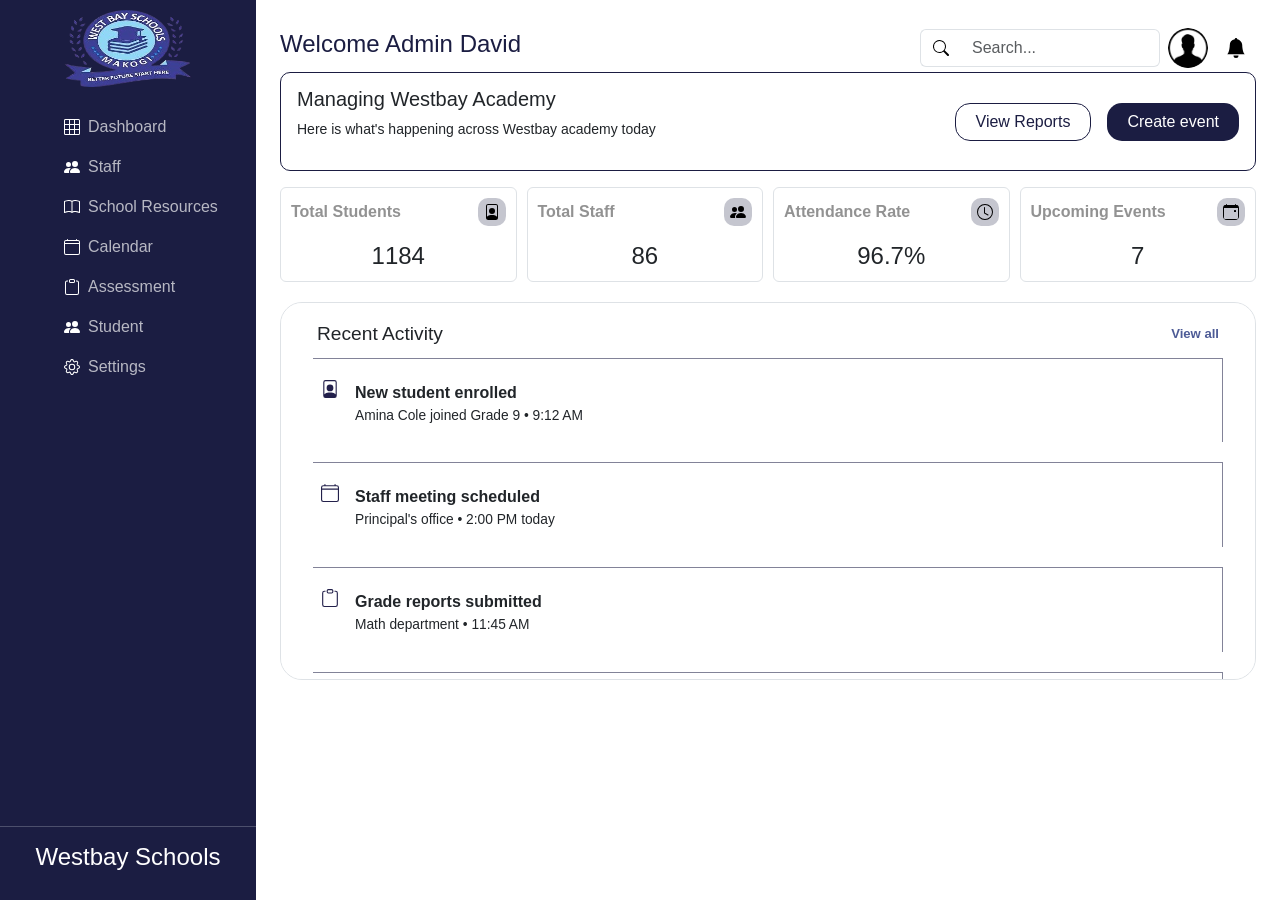
<file: index.html>
<!doctype html>
<html lang="en">
  <head>
    <meta charset="UTF-8" />
    <meta name="viewport" content="width=device-width, initial-scale=1.0" />
    <title>Westbay school management app</title>
    <link rel="icon" type="image/png" href="img/logo-YlckUMDA.png" />
    <link
      href="https://cdn.jsdelivr.net/npm/bootstrap@5.3.8/dist/css/bootstrap.min.css"
      rel="stylesheet"
      integrity="sha384-sRIl4kxILFvY47J16cr9ZwB07vP4J8+LH7qKQnuqkuIAvNWLzeN8tE5YBujZqJLB"
      crossorigin="anonymous"
    />
    <script
      src="https://cdn.jsdelivr.net/npm/bootstrap@5.3.8/dist/js/bootstrap.bundle.min.js"
      integrity="sha384-FKyoEForCGlyvwx9Hj09JcYn3nv7wiPVlz7YYwJrWVcXK/BmnVDxM+D2scQbITxI"
      crossorigin="anonymous"
    ></script>
    <script src="navigation.js" defer></script>
    <link rel="stylesheet" href="style.css" />
  </head>
  <body>
    <div class="sidebar">
      <div class="logo">
        <a href="index.html">
          <img src="img/logo-YlckUMDA.png" alt="" width="50%" class="" />
        </a>
      </div>

      <div class="sidebar-nav-links">
        <nav class="navbar navbar-expand">
          <ul class="d-flex flex-column gap-3">
            <li class="nav-item">
              <a
                href="index.html" id="active"
                class="text-decoration-none d-flex gap-2 align-items-center"
                ><img
                  src="img/grid-3x3.svg"
                  alt=""
                  class="nav-link"
                />Dashboard</a
              >
            </li>
            <li class="nav-item">
              <a
                href="staff.html"
                class="text-decoration-none d-flex gap-2 align-items-center"
                ><img
                  src="img/people-fill.svg"
                  alt=""
                  class="nav-link"
                />Staff</a
              >
            </li>
            <li class="nav-item">
              <a
                href="SchoolResources.html"
                class="text-decoration-none d-flex gap-2 align-items-center"
                ><img src="img/book.svg" alt="" class="nav-link" />School
                Resources</a
              >
            </li>
            <li class="nav-item">
              <a
                href="Calendar.html"
                class="text-decoration-none d-flex gap-2 align-items-center"
                ><img
                  src="img/calendar4.svg"
                  alt=""
                  class="nav-link"
                />Calendar</a
              >
            </li>
            <li class="nav-item">
              <a
                href="Assessment.html"
                class="text-decoration-none d-flex gap-2 align-items-center"
                ><img
                  src="img/clipboard.svg"
                  alt=""
                  class="nav-link"
                />Assessment</a
              >
            </li>
            <li class="nav-item">
              <a
                href=""
                class="text-decoration-none d-flex gap-2 align-items-center"
                ><img
                  src="img/people-fill.svg"
                  alt=""
                  class="nav-link"
                />Student</a
              >
            </li>
            <li class="nav-item">
              <a
                href=""
                class="text-decoration-none d-flex gap-2 align-items-center"
                ><img src="img/gear.svg" alt="" class="nav-link" />Settings</a
              >
            </li>
          </ul>
        </nav>
      </div>

      <div class="sidebar-bottom">
        <hr class="border-top"/>
        <h1 class="text-white text-center">Westbay Schools</h1>
      </div>
    </div>

    <button class="mobile-menu-toggle" type="button" aria-label="Open navigation menu" aria-controls="primary-sidebar" aria-expanded="false">
      <span></span><span></span><span></span>
    </button>
    <button class="sidebar-backdrop" type="button" aria-label="Close navigation menu" hidden></button>

    <main class="dashboard-main">
      <div class="main-top">
       <p class="h4" style="color: #1B1D42; ">Welcome Admin David</p>

        <div class="main-top-right d-flex gap-2">
          <div class="search-box input-group">
            <span class="input-group-text bg-white border-end-0">
              <img src="img/search.svg" alt="Search" />
            </span>
            <input
              type="search"
              class="form-control border-start-0"
              placeholder="Search..."
              aria-label="Search"
            />
          </div>
          <img
            class="profile-avatar"
            src="img/Business avatar profile black icon_ Man of user vector symbol in trendy flat style isolated on  Male profile people diverse face for social network or web_.jpg"
            alt="User profile"
          />
          <button class="notification-button" type="button" aria-label="Notifications">
            <img src="img/bell-fill.svg" alt="" />
          </button>
        </div>

        
      </div>
      <div class=" ">
          <!-- <p class="h4" style="color: #1B1D42 ;">Admin Dashboard</p> -->
        <div class="hero-section d-flex flex-row justify-content-between align-items-center ">

          <div class="text">
            <p class="h5 fw-">Managing Westbay Academy</p>
            <p class="small">Here is what's happening across Westbay academy today</p>
          </div>

          <div class="button-hero d-flex flex-row gap-3">
            <button class="view">View Reports</button>
          <button class="create">Create event</button>
          </div>
        </div>

        <div class="cardi">
          <div class="card1 border rounded">
            <p class="h8 fw-50 text-left">Total Students <img src="img/file-person.svg" alt=""></p>
            <p class="h1 text-center">1184</p>
          </div>
          <div class="card2 border rounded">
            <p class="h8 fw-50">Total Staff <img src="img/people-fill.svg" alt=""></p>
            <p class="h1 text-center">86</p>
          </div>
          <div class="card3 border rounded">
            <p class="h8 fw-50">Attendance Rate <img src="img/clock.svg" alt=""></p>
            <p class="h1 text-center">96.7%</p>
          </div>
          <div class="card4 border rounded">
            <p class="h8 fw-50">Upcoming Events <img src="img/calendar-event.svg" alt=""></p>
            <p class="h1 text-center">7</p>
          </div>
        </div>
      </div>

      <div class="latest-post container w-100 border">

        <div class="latest-post-head">
          <p class="h5">Recent Activity</p>
          <p class="h8">View all</p>
        </div>
        <ul class="activity-list container">
          <li class="activity-item">
            <img src="img/file-person.svg" alt="">
            <div>
              <p class="h6">New student enrolled</p>
              <p>Amina Cole joined Grade 9 &bull; 9:12 AM</p>
            </div>
          </li>
          <li class="activity-item">
            <img src="img/calendar4.svg" alt="">
            <div>
              <p class="h6">Staff meeting scheduled</p>
              <p>Principal's office &bull; 2:00 PM today</p>
            </div>
          </li>
          <li class="activity-item">
            <img src="img/clipboard.svg" alt="">
            <div>
              <p class="h6">Grade reports submitted</p>
              <p>Math department &bull; 11:45 AM</p>
            </div>
          </li>
          <li class="activity-item">
            <img src="img/bell-fill.svg" alt="">
            <div>
              <p class="h6">Absence alert</p>
              <p>3 students absent in Grade 11 &bull; 10:30 AM</p>
            </div>
          </li>
          <li class="activity-item">
            <img src="img/book.svg" alt="">
            <div>
              <p class="h6">Library access updated</p>
              <p>New book codes issued for Grade 7 &bull; 9:05 AM</p>
            </div>
          </li>
          <li class="activity-item">
            <img src="img/calendar-event.svg" alt="">
            <div>
              <p class="h6">Parent meeting confirmed</p>
              <p>Room 204 &bull; 4:30 PM today</p>
            </div>
          </li>
        </ul>
      </div>
    </main>
  </body>
</html>
</file>
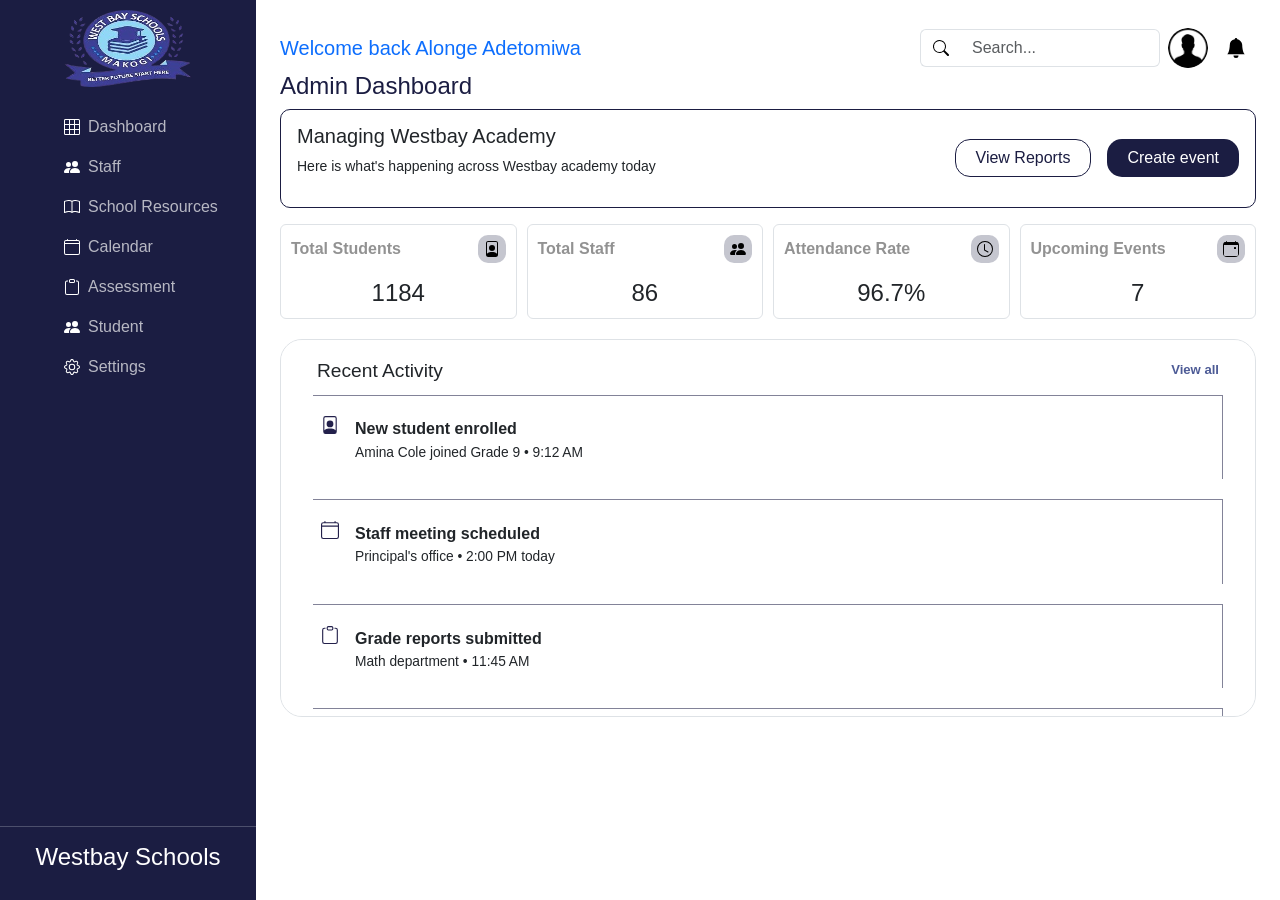
<file: Dashboard.html>
<!doctype html>
<html lang="en">
  <head>
    <meta charset="UTF-8" />
    <meta name="viewport" content="width=device-width, initial-scale=1.0" />
    <title>Westbay school management app</title>
    <link rel="icon" type="image/png" href="img/logo-YlckUMDA.png" />
    <link
      href="https://cdn.jsdelivr.net/npm/bootstrap@5.3.8/dist/css/bootstrap.min.css"
      rel="stylesheet"
      integrity="sha384-sRIl4kxILFvY47J16cr9ZwB07vP4J8+LH7qKQnuqkuIAvNWLzeN8tE5YBujZqJLB"
      crossorigin="anonymous"
    />
    <script
      src="https://cdn.jsdelivr.net/npm/bootstrap@5.3.8/dist/js/bootstrap.bundle.min.js"
      integrity="sha384-FKyoEForCGlyvwx9Hj09JcYn3nv7wiPVlz7YYwJrWVcXK/BmnVDxM+D2scQbITxI"
      crossorigin="anonymous"
    ></script>
    <link rel="stylesheet" href="style.css" />
  </head>
  <body>
    <div class="sidebar">
      <div class="logo">
        <a href="Dashboard.html">
          <img src="img/logo-YlckUMDA.png" alt="" width="50%" class="" />
        </a>
      </div>

      <div class="sidebar-nav-links">
        <nav class="navbar navbar-expand">
          <ul class="d-flex flex-column gap-3">
            <li class="nav-item">
              <a
                href="Dashboard.html" id="active"
                class="text-decoration-none d-flex gap-2 align-items-center"
                ><img
                  src="img/grid-3x3.svg"
                  alt=""
                  class="nav-link"
                />Dashboard</a
              >
            </li>
            <li class="nav-item">
              <a
                href="staff.html"
                class="text-decoration-none d-flex gap-2 align-items-center"
                ><img
                  src="img/people-fill.svg"
                  alt=""
                  class="nav-link"
                />Staff</a
              >
            </li>
            <li class="nav-item">
              <a
                href="SchoolResources.html"
                class="text-decoration-none d-flex gap-2 align-items-center"
                ><img src="img/book.svg" alt="" class="nav-link" />School
                Resources</a
              >
            </li>
            <li class="nav-item">
              <a
                href=""
                class="text-decoration-none d-flex gap-2 align-items-center"
                ><img
                  src="img/calendar4.svg"
                  alt=""
                  class="nav-link"
                />Calendar</a
              >
            </li>
            <li class="nav-item">
              <a
                href=""
                class="text-decoration-none d-flex gap-2 align-items-center"
                ><img
                  src="img/clipboard.svg"
                  alt=""
                  class="nav-link"
                />Assessment</a
              >
            </li>
            <li class="nav-item">
              <a
                href=""
                class="text-decoration-none d-flex gap-2 align-items-center"
                ><img
                  src="img/people-fill.svg"
                  alt=""
                  class="nav-link"
                />Student</a
              >
            </li>
            <li class="nav-item">
              <a
                href=""
                class="text-decoration-none d-flex gap-2 align-items-center"
                ><img src="img/gear.svg" alt="" class="nav-link" />Settings</a
              >
            </li>
          </ul>
        </nav>
      </div>

      <div class="sidebar-bottom">
        <hr class="border-top"/>
        <h1 class="text-white text-center">Westbay Schools</h1>
      </div>
    </div>

    <main class="dashboard-main">
      <div class="main-top">
        <h1 class="h5 text-primary">Welcome back Alonge Adetomiwa</h1>

        <div class="main-top-right d-flex gap-2">
          <div class="search-box input-group">
            <span class="input-group-text bg-white border-end-0">
              <img src="img/search.svg" alt="Search" />
            </span>
            <input
              type="search"
              class="form-control border-start-0"
              placeholder="Search..."
              aria-label="Search"
            />
          </div>
          <img
            class="profile-avatar"
            src="img/Business avatar profile black icon_ Man of user vector symbol in trendy flat style isolated on  Male profile people diverse face for social network or web_.jpg"
            alt="User profile"
          />
          <button class="notification-button" type="button" aria-label="Notifications">
            <img src="img/bell-fill.svg" alt="" />
          </button>
        </div>

        
      </div>
      <div class=" ">
          <p class="h4" style="color: #1B1D42 ;">Admin Dashboard</p>
        <div class="hero-section d-flex flex-row justify-content-between align-items-center ">

          <div class="text">
            <p class="h5 fw-">Managing Westbay Academy</p>
            <p class="small">Here is what's happening across Westbay academy today</p>
          </div>

          <div class="button-hero d-flex flex-row gap-3">
            <button class="view">View Reports</button>
          <button class="create">Create event</button>
          </div>
        </div>

        <div class="cardi">
          <div class="card1 border rounded">
            <p class="h8 fw-50 text-left">Total Students <img src="img/file-person.svg" alt=""></p>
            <p class="h1 text-center">1184</p>
          </div>
          <div class="card2 border rounded">
            <p class="h8 fw-50">Total Staff <img src="img/people-fill.svg" alt=""></p>
            <p class="h1 text-center">86</p>
          </div>
          <div class="card3 border rounded">
            <p class="h8 fw-50">Attendance Rate <img src="img/clock.svg" alt=""></p>
            <p class="h1 text-center">96.7%</p>
          </div>
          <div class="card4 border rounded">
            <p class="h8 fw-50">Upcoming Events <img src="img/calendar-event.svg" alt=""></p>
            <p class="h1 text-center">7</p>
          </div>
        </div>
      </div>

      <div class="latest-post container w-100 border">

        <div class="latest-post-head">
          <p class="h5">Recent Activity</p>
          <p class="h8">View all</p>
        </div>
        <ul class="activity-list container">
          <li class="activity-item">
            <img src="img/file-person.svg" alt="">
            <div>
              <p class="h6">New student enrolled</p>
              <p>Amina Cole joined Grade 9 &bull; 9:12 AM</p>
            </div>
          </li>
          <li class="activity-item">
            <img src="img/calendar4.svg" alt="">
            <div>
              <p class="h6">Staff meeting scheduled</p>
              <p>Principal's office &bull; 2:00 PM today</p>
            </div>
          </li>
          <li class="activity-item">
            <img src="img/clipboard.svg" alt="">
            <div>
              <p class="h6">Grade reports submitted</p>
              <p>Math department &bull; 11:45 AM</p>
            </div>
          </li>
          <li class="activity-item">
            <img src="img/bell-fill.svg" alt="">
            <div>
              <p class="h6">Absence alert</p>
              <p>3 students absent in Grade 11 &bull; 10:30 AM</p>
            </div>
          </li>
          <li class="activity-item">
            <img src="img/book.svg" alt="">
            <div>
              <p class="h6">Library access updated</p>
              <p>New book codes issued for Grade 7 &bull; 9:05 AM</p>
            </div>
          </li>
          <li class="activity-item">
            <img src="img/calendar-event.svg" alt="">
            <div>
              <p class="h6">Parent meeting confirmed</p>
              <p>Room 204 &bull; 4:30 PM today</p>
            </div>
          </li>
        </ul>
      </div>
    </main>
  </body>
</html>
</file>
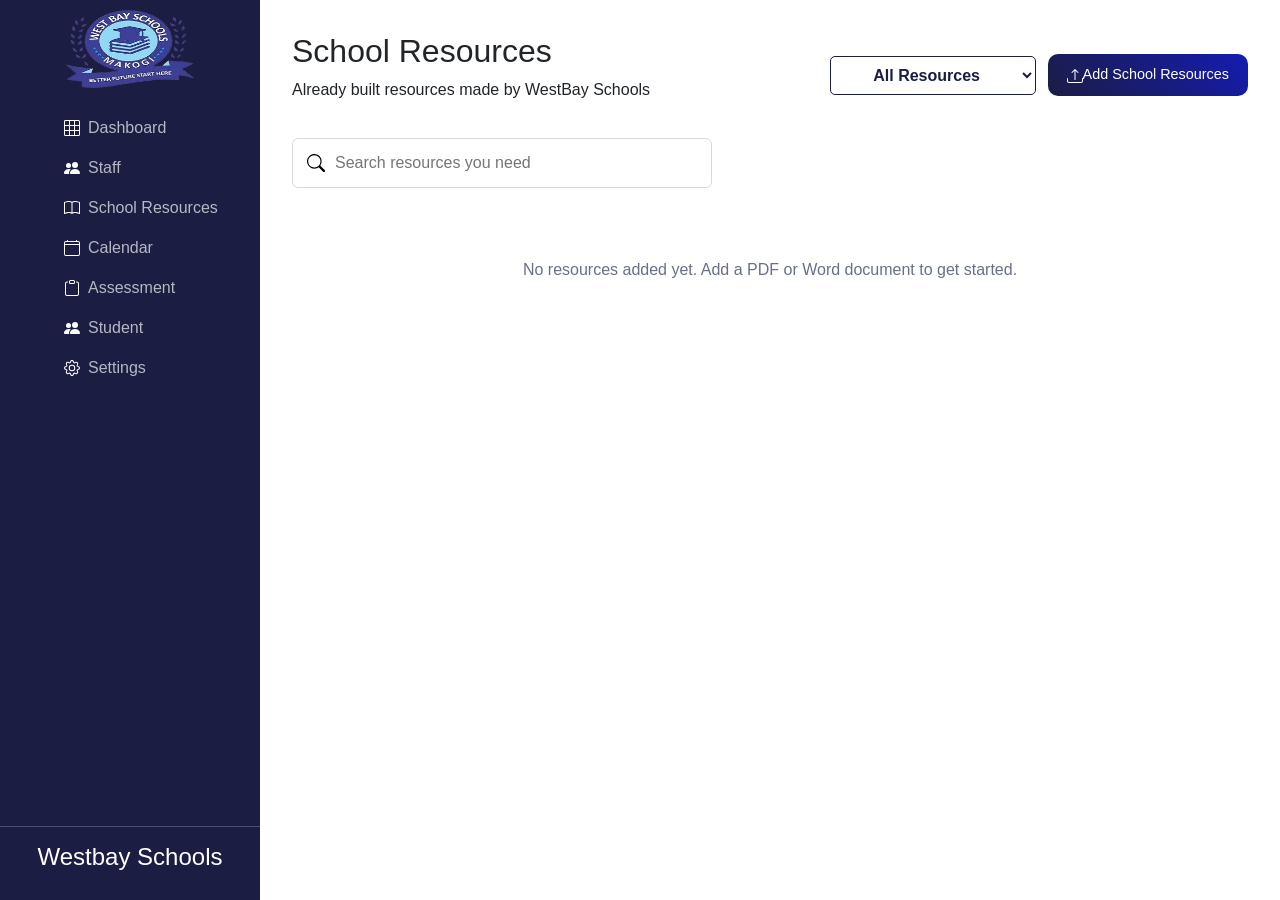
<file: SchoolResources.html>
<!DOCTYPE html>
<html lang="en">
<head>
    <meta charset="UTF-8">
    <meta name="viewport" content="width=device-width, initial-scale=1.0">
    <title>Westbay Management App | School Resources</title>
    <link rel="icon" type="image/png" href="img/logo-YlckUMDA.png">
    <link rel="stylesheet" href="style.css">
     <link href="https://cdn.jsdelivr.net/npm/bootstrap@5.3.8/dist/css/bootstrap.min.css" rel="stylesheet" integrity="sha384-sRIl4kxILFvY47J16cr9ZwB07vP4J8+LH7qKQnuqkuIAvNWLzeN8tE5YBujZqJLB" crossorigin="anonymous">
    <script src="https://cdn.jsdelivr.net/npm/bootstrap@5.3.8/dist/js/bootstrap.bundle.min.js" integrity="sha384-FKyoEForCGlyvwx9Hj09JcYn3nv7wiPVlz7YYwJrWVcXK/BmnVDxM+D2scQbITxI" crossorigin="anonymous"></script>
    <script src="navigation.js" defer></script>
</head>
<body>
      <div class="sidebar">
            <div class="logo">
               <a href="index.html">
                 <img src="img/logo-YlckUMDA.png" alt="" width="50%" class="">
               </a>
            </div>

            <div class="sidebar-nav-links">
                <nav class="navbar navbar-expand">
                    <ul class="d-flex flex-column gap-3  ">
                        <li class="nav-item "><a href="index.html" class="text-decoration-none d-flex gap-2 align-items-center"><img src="img/grid-3x3.svg" alt="" class="nav-link">Dashboard</a></li>
                        <li class="nav-item"><a href="staff.html" class="text-decoration-none d-flex gap-2 align-items-center"><img src="img/people-fill.svg" alt="" class="nav-link">Staff</a></li>
                        <li class="nav-item"><a href="SchoolResources.html" class="text-decoration-none d-flex gap-2 align-items-center"><img src="img/book.svg" alt="" class="nav-link">School Resources</a></li>
                        <li class="nav-item"><a href="Calendar.html" class="text-decoration-none d-flex gap-2 align-items-center"><img src="img/calendar4.svg" alt="" class="nav-link">Calendar</a></li>
                        <li class="nav-item"><a href="Assessment.html" class="text-decoration-none d-flex gap-2 align-items-center"><img src="img/clipboard.svg" alt="" class="nav-link">Assessment</a></li>
                        <li class="nav-item"><a href="Student.html" class="text-decoration-none d-flex gap-2 align-items-center"><img src="img/people-fill.svg" alt="" class="nav-link">Student</a></li>
                        <li class="nav-item"><a href="" class="text-decoration-none d-flex gap-2 align-items-center"><img src="img/gear.svg" alt="" class="nav-link">Settings</a></li>
                    </ul>
                </nav>
            </div>

            <div class="sidebar-bottom ">
                <hr class="border-top">
                <h1 class="text-white text-center ">Westbay Schools</h1>
            </div>
    </div>

    <button class="mobile-menu-toggle" type="button" aria-label="Open navigation menu" aria-controls="primary-sidebar" aria-expanded="false">
        <span></span><span></span><span></span>
    </button>
    <button class="sidebar-backdrop" type="button" aria-label="Close navigation menu" hidden></button>

    <main>
        <div class="resource-header">
            <div class="resource-header-left">
                <p class="h2">School Resources</p>
            <p class="h8 font-italic">Already built resources made by WestBay Schools</p>
            </div>

            <div class="resource-header-right">
                <select name="resources" id="resources">
                    <option value="All" class="text-center">All Resources</option>
                    <option value="Lesson">Lessons</option>
                    <option value="past-que">Past Questions</option>
                    <option value="assignments">Assignments</option>
                    <option value="CBT">CBT-based questions</option>
                    <option value="Requestlog">Request Log</option>
                </select>
                <button class="upload" id="resourceUploadButton" type="button"><img src="img/upload.svg" alt="">Add School Resources</button>
            </div>
            
        </div>
   <div class="staff-search">
            <img src="img/search.svg" alt="">
            <input id="resourceSearchInput" type="search" placeholder="Search resources you need" aria-label="Search resources">
   </div>
        <input id="resourceFileInput" type="file" accept=".pdf,.docx,application/pdf,application/vnd.openxmlformats-officedocument.wordprocessingml.document" multiple hidden>
        <p id="resourceMessage" class="resource-message" role="status" aria-live="polite"></p>
        <section id="resourceGrid" class="resource-grid" aria-label="School resource files"></section>
        <p id="resourceEmptyMessage" class="resource-empty">No resources added yet. Add a PDF or Word document to get started.</p>
    </main>
    <script src="Resources.js" defer></script>
</body>
</html>
</file>
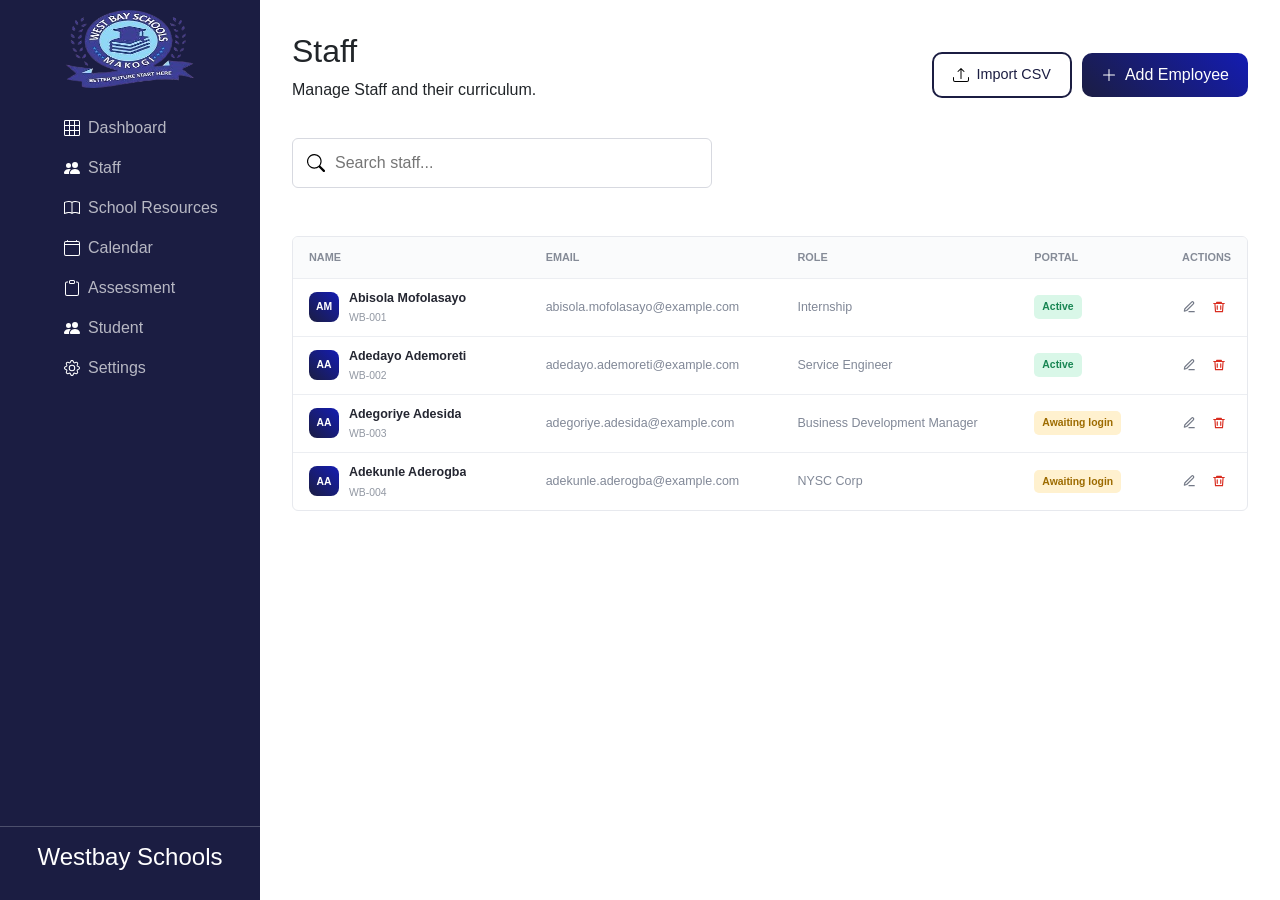
<file: staff.html>
<!DOCTYPE html>
<html lang="en">
<head>
    <meta charset="UTF-8">
    <meta name="viewport" content="width=device-width, initial-scale=1.0">
    <title>Westbay Management App | Staff</title>
    <link rel="icon" type="image/png" href="img/logo-YlckUMDA.png">
    <link rel="stylesheet" href="style.css">
     <link href="https://cdn.jsdelivr.net/npm/bootstrap@5.3.8/dist/css/bootstrap.min.css" rel="stylesheet" integrity="sha384-sRIl4kxILFvY47J16cr9ZwB07vP4J8+LH7qKQnuqkuIAvNWLzeN8tE5YBujZqJLB" crossorigin="anonymous">
    <script src="https://cdn.jsdelivr.net/npm/bootstrap@5.3.8/dist/js/bootstrap.bundle.min.js" integrity="sha384-FKyoEForCGlyvwx9Hj09JcYn3nv7wiPVlz7YYwJrWVcXK/BmnVDxM+D2scQbITxI" crossorigin="anonymous"></script>
    <script src="navigation.js" defer></script>
</head>
<body>
      <div class="sidebar">
            <div class="logo">
               <a href="index.html">
                 <img src="img/logo-YlckUMDA.png" alt="" width="50%" class="">
               </a>
            </div>

            <div class="sidebar-nav-links">
                <nav class="navbar navbar-expand">
                    <ul class="d-flex flex-column gap-3  ">
                        <li class="nav-item "><a href="index.html" class="text-decoration-none d-flex gap-2 align-items-center"><img src="img/grid-3x3.svg" alt="" class="nav-link">Dashboard</a></li>
                        <li class="nav-item"><a href="staff.html" class="text-decoration-none d-flex gap-2 align-items-center"><img src="img/people-fill.svg" alt="" class="nav-link">Staff</a></li>
                        <li class="nav-item"><a href="SchoolResources.html" class="text-decoration-none d-flex gap-2 align-items-center"><img src="img/book.svg" alt="" class="nav-link">School Resources</a></li>
                        <li class="nav-item"><a href="Calendar.html" class="text-decoration-none d-flex gap-2 align-items-center"><img src="img/calendar4.svg" alt="" class="nav-link">Calendar</a></li>
                        <li class="nav-item"><a href="Assessment.html" class="text-decoration-none d-flex gap-2 align-items-center"><img src="img/clipboard.svg" alt="" class="nav-link">Assessment</a></li>
                        <li class="nav-item"><a href="Student.html" class="text-decoration-none d-flex gap-2 align-items-center"><img src="img/people-fill.svg" alt="" class="nav-link">Student</a></li>
                        <li class="nav-item"><a href="Settings.html" class="text-decoration-none d-flex gap-2 align-items-center"><img src="img/gear.svg" alt="" class="nav-link">Settings</a></li>
                    </ul>
                </nav>
            </div>

            <div class="sidebar-bottom ">
                <hr class="border-top"/>
                <h1 class="text-white text-center ">Westbay Schools</h1>
            </div>
    </div>

    <button class="mobile-menu-toggle" type="button" aria-label="Open navigation menu" aria-controls="primary-sidebar" aria-expanded="false">
        <span></span><span></span><span></span>
    </button>
    <button class="sidebar-backdrop" type="button" aria-label="Close navigation menu" hidden></button>

    <main>
        <div class="staff-heading">
            <div class="staff-heading-left">
                <h2>Staff</h2>
                <p>Manage Staff and their curriculum.</p>
            </div>

            <div class="staff-heading-right">
                <button class="upload" id="uploadStaffButton" type="button"><img src="img/upload.svg" alt="">Import CSV</button>
                <input id="staffCsvInput" type="file" accept=".csv,text/csv" hidden>
                <button id="addStaffButton" type="button"><img src="img/plus-lg.svg" alt="">Add Employee</button>
            </div>
        </div>

        <!-- <div class="staff-courses">
            <button><img src="img/people-fill.svg" alt="">Staff</button>
            <button><img src="img/book.svg" alt="">Courses</button>
        </div> -->

        <div class="staff-search">
            <img src="img/search.svg" alt="">
            <input id="staffSearchInput" type="search" placeholder="Search staff..." aria-label="Search staff">
        </div>


        <p class="staff-message" id="staffMessage" aria-live="polite"></p>

        <div class="staff-table-wrap">
            <table class="staff-table">
                <thead>
                    <tr>
                        <th scope="col">Name</th>
                        <th scope="col">Email</th>
                        <th scope="col">Role</th>
                        <th scope="col">Portal</th>
                        <th scope="col" class="staff-actions-heading">Actions</th>
                    </tr>
                </thead>
                <tbody id="staffTableBody"></tbody>
            </table>
            <p class="staff-empty" id="staffEmptyMessage" hidden>No staff match your search.</p>
        </div>

        <dialog class="staff-dialog" id="staffDialog">
            <form id="staffForm">
                <div class="staff-dialog-heading">
                    <h2 id="staffDialogTitle">Add employee</h2>
                    <button class="staff-dialog-close" id="closeStaffDialog" type="button" aria-label="Close">&times;</button>
                </div>
                <label for="staffName">Full name</label>
                <input id="staffName" name="name" autocomplete="name" required>
                <label for="staffEmail">Email</label>
                <input id="staffEmail" name="email" type="email" autocomplete="email" required>
                <label for="staffRole">Role</label>
                <input id="staffRole" name="role" required>
                <label for="staffPortal">Portal status</label>
                <select id="staffPortal" name="portal">
                    <option value="Active">Active</option>
                    <option value="Awaiting login" selected>Awaiting login</option>
                </select>
                <div class="staff-dialog-actions">
                    <button class="staff-cancel" id="cancelStaffDialog" type="button">Cancel</button>
                    <button class="staff-save" id="saveStaffButton" type="submit">Add employee</button>
                </div>
            </form>
        </dialog>
    </main>
    <script src="Project.js" defer></script>
</body>
</html>
</file>
<file: style.css>
*{
    margin: 0;
    padding: 0;
    list-style: none;
    font-family: 'Poppins', sans-serif;
}

body{
    position: relative;
    display: flex;
    min-height: 100vh;
}


.sidebar{
     width: 260px;
     background: #1B1D42;
     height: 100vh;
     flex-shrink: 0;
    display: flex;
    flex-direction: column;
}

.mobile-menu-toggle,
.sidebar-backdrop{
    display: none;
}

main{
    flex: 1;
    padding: 2rem;
}

.dashboard-main{
    box-sizing: border-box;
    min-width: 0;
    max-width: 1280px;
    padding: 1.5rem;
}

body:has(.dashboard-main) .sidebar{
    width: clamp(160px, 20vw, 260px);
    flex-basis: clamp(160px, 20vw, 260px);
}

.main-top{
    display: flex;
    align-items: center;
    justify-content: space-between;
    gap: 1rem;
    min-height: 48px;
}

.main-top h1{
    margin: 0;
    color: #1B1D42;
    white-space: nowrap;
}

.main-top-right{
    align-items: center;
}

.search-box{
    width: min(240px, 28vw);
}

.search-box img{
    width: 16px;
    height: 16px;
}

.search-box .input-group-text,
.search-box .form-control{
    border-color: #dee2e6;
}

.profile-avatar{
    width: 40px;
    height: 40px;
    border-radius: 50%;
    object-fit: cover;
}

.notification-button{
    display: grid;
    width: 40px;
    height: 40px;
    place-items: center;
    padding: 0;
    border: 0;
    background: transparent;
}

.notification-button img{
    width: 20px;
    height: 20px;
}

.sidebar .logo a {
    padding-top: 10px;
    display: flex;
    align-items: center;
    justify-content: center;
}

nav.navbar{
    margin-top: 20px;
}

.sidebar-nav-links img {
    filter: brightness(0) invert(1);
}

.sidebar-nav-links li{
    padding: 0 2rem;
    border-radius: 5px;
}

.sidebar-nav-links li:hover{
background: #9090907a;
padding: 0 2rem;

}

.sidebar-nav-links a{
    color: rgba(255, 255, 255, 0.688);
}

.sidebar-bottom{
    width: 100%;
    margin-top: auto;
    padding-bottom: 20px;
}

/* hr{
    width: 100%;
    border: 0;
    border-top: 1px solid rgba(255, 255, 255, 0.35);
} */

.sidebar-bottom h1{
    font-size: 1.5rem;
}

/* Main sections */

.hero-section{
 border: 1px solid #1B1D42;
 border-radius: 10px;
 padding: 14px 16px;
}

.button-hero button{
    border: none;
    padding: 6px 20px;
    border-radius: 15px;
}

button.view{
    background: none;
    border: 1px solid #1B1D42;
    color: #1B1D42;
}

button.create{
    background: #1B1D42;
    color: white;
}

.cardi{
    display: grid;
    grid-template-columns: repeat(4, minmax(0, 1fr));
    gap: 10px;
    margin-top: 16px;
}

.dashboard-main .cardi > div{
    min-width: 0;
    padding: 10px;
}

.dashboard-main .cardi p.h1{
    margin: 0.75rem 0 0;
    font-size: 1.5rem;
}

.cardi p.h8{
    display: flex;
    align-items: center;
    justify-content: space-between;
    gap: 10px;
    color: #3f3f3f91;
    font-weight:600;
}

.cardi p.h8 img{
    flex: 0 0 28px;
    width: 28px;
    height: 28px;
    padding: 6px;
    box-sizing: border-box;
    border-radius: 10px;
    background: #1b1d4240;
}

.latest-post {
    display: flex;
    flex-direction: column;
    min-height: 42vh;
    border-radius: 22px;
    overflow: hidden;
    background: rgba(255, 255, 255, 0.8);
    border: 1px solid rgba(27, 29, 66, 0.08);
    box-shadow: var(--shadow);
    margin-top: 1.5rem;
    overflow: auto;
    max-height: 35vh;
}

.latest-post-head {
    display: flex;
    align-items: center;
    justify-content: space-between;
    padding: 1.2rem 1.5rem 0.8rem;
    border-bottom: 1px solid var(--line);
}

.latest-post-head .h5 {
    margin: 0;
    font-weight: 6 00;
    font-size: 1.2rem;
}

.latest-post-head .h8 {
    margin: 0;
    color: #4d5b96;
    font-size: 0.82rem;
    font-weight: 600;
}

.activity-list {
    display: flex;
    flex-direction: column;
    gap: 0;
    padding: 0 1.25rem 1rem;
    margin: 0;
}

.activity-item {
    display: flex;
    align-items: flex-start;
    gap: 0.9rem;
    padding: 1rem 0.5rem;
    border-bottom: 1px solid var(--line);
}

.activity-item:last-child {
    border-bottom: none;
}

.activity-item img {
    width: 18px;
    height: 18px;
    margin-top: 0.3rem;
    filter: brightness(0) saturate(100%) invert(19%) sepia(23%) saturate(1171%) hue-rotate(204deg) brightness(87%) contrast(110%);
}

.activity-item div {
    flex: 1;
}

.activity-item .h6 {
    margin: 0 0 0.25rem;
    color: var(--navy);
    font-weight: 700;
    font-size: 1rem;
}

.activity-item p:last-child {
    margin: 0;
    color: var(--muted);
    font-size: 0.86rem;
}
.card1, .card2, .card3, .card4{
    padding: 9px;
}

/* @media (max-width: 900px){
    .dashboard-main .cardi{
        grid-template-columns: repeat(2, minmax(0, 1fr));
    }
}

@media (max-width: 520px){
    .dashboard-main .cardi{
        grid-template-columns: 1fr;
    }
} */

.latest-post{
    margin-top: 20px;
    overflow: auto;
}

.activity-list{
    display: flex;
    flex: 1;
    gap: 20px;
}

.activity-item{
    padding-top: 1rem;
    display: flex;
    align-items: baseline;
    gap: 1rem;
    border-right: 1px solid #1b1d428b;
    border-top: 1px solid #1b1d428b;
}

/* Staff Section */
.staff-heading{
    display: flex;
    align-items: center;
    justify-content: space-between;
}

.staff-heading button{
    border: none;
    padding: 10px 19px;
    border-radius: 10px;
    background: linear-gradient(45deg, #1B1D42, #141cb2);
    color: white;
    display: inline-flex;
    align-items: center;
    gap: 8px;
}

.staff-heading button.upload{
    background: none;
    border: 2px solid #1B1D42;
    color: #1B1D42;
    font-weight: 500;
}



.staff-heading-right button:last-child img {
    filter: brightness(0) invert(1);
}

.staff-courses{
    margin-top: 20px;
}

.staff-courses{
    color: white;
}

.staff-courses button{
    padding: 8px 55px;
    font-weight: 600;
    border: 1px solid rgba(0, 0, 0, 0.092);
       display: inline-flex;
    align-items: center;
    gap: 10px;
    border-radius: 5px;
}

.staff-courses button:active{
    background: #1B1D42;
}

.staff-search{
    display: flex;
    align-items: center;
    gap: 10px;
    width: min(100%, 420px);
    margin-top: 20px;
    padding: 0 14px;
    border: 1px solid #d7d9e0;
    border-radius: 6px;
    background: #fff;
}

.staff-search img{
    width: 18px;
    height: 18px;
}

.staff-search input{
    width: 100%;
    min-width: 0;
    padding: 12px 0;
    border: 0;
    outline: 0;
    background: transparent;
    font: inherit;
}

.staff-heading-right{
    display: flex;
    align-items: center;
    gap: 10px;
}

.staff-message{
    min-height: 20px;
    margin-top: 12px;
    color: #32765a;
    font-size: 0.8rem;
}

.staff-message.is-error{
    color: #b42318;
}

.staff-table-wrap{
    width: 100%;
    max-height: min(50vh, 560px);
    margin-top: 8px;
    overflow: auto;
    overscroll-behavior: contain;
    border: 1px solid #e7e9ee;
    border-radius: 6px;
    background: #fff;
}

.staff-table{
    width: 100%;
    min-width: 700px;
    border-collapse: collapse;
    text-align: left;
}

.staff-table th{
    position: sticky;
    top: 0;
    z-index: 1;
    padding: 12px 16px;
    background: #fafbfc;
    color: #858b97;
    font-size: 0.68rem;
    font-weight: 700;
    text-transform: uppercase;
}

.staff-table td{
    height: 58px;
    padding: 8px 16px;
    border-top: 1px solid #eceef2;
    color: #818897;
    font-size: 0.78rem;
}

.staff-name-block{
    display: flex;
    align-items: center;
    gap: 10px;
    min-width: 180px;
}

.staff-avatar{
    display: grid;
    flex: 0 0 30px;
    width: 30px;
    height: 30px;
    place-items: center;
    border-radius: 8px;
    background: linear-gradient(45deg, #1B1D42, #141cb2);
    color: #fff;
    font-size: 0.65rem;
    font-weight: 700;
}

.staff-name-details{
    display: flex;
    min-width: 0;
    flex-direction: column;
    gap: 3px;
}

.staff-name-details strong{
    overflow: hidden;
    color: #242631;
    font-size: 0.78rem;
    font-weight: 600;
    text-overflow: ellipsis;
    white-space: nowrap;
}

.staff-code{
    color: #9298a3;
    font-size: 0.65rem;
}

.staff-email{
    min-width: 210px;
}

.staff-role{
    min-width: 160px;
}

.staff-status{
    display: inline-block;
    padding: 4px 8px;
    border-radius: 5px;
    font-size: 0.65rem;
    font-weight: 600;
    white-space: nowrap;
}

.staff-status.is-active{
    background: #d9f7e8;
    color: #188653;
}

.staff-status.is-pending{
    background: #fff1cf;
    color: #9d6b00;
}

.staff-actions-heading{
    text-align: right;
}

.staff-row-actions{
    display: flex;
    align-items: center;
    justify-content: flex-end;
    gap: 6px;
}

.staff-row-action{
    display: grid;
    width: 24px;
    height: 24px;
    padding: 0;
    place-items: center;
    border: 0;
    border-radius: 4px;
    background: transparent;
    color: #737987;
    cursor: pointer;
}

.staff-row-action svg{
    width: 14px;
    height: 14px;
}

.staff-row-action.is-delete{
    color: #d92d20;
}

.staff-row-action:hover{
    background: #f0f1f4;
}

.staff-row-action.is-delete:hover{
    background: #fff0ee;
}

.staff-empty{
    padding: 24px;
    color: #818897;
    font-size: 0.875rem;
    text-align: center;
}

.staff-dialog{
    width: min(440px, calc(100% - 32px));
    margin: auto;
    padding: 24px;
    border: 1px solid #e7e9ee;
    border-radius: 8px;
    box-shadow: 0 18px 50px #11182733;
}

.staff-dialog::backdrop{
    background: #17182766;
}

.staff-dialog form{
    display: flex;
    flex-direction: column;
    gap: 10px;
}

.staff-dialog-heading{
    display: flex;
    align-items: center;
    justify-content: space-between;
    margin-bottom: 8px;
}

.staff-dialog-heading h2{
    color: #1b1d42;
    font-size: 1.15rem;
}

.staff-dialog-close{
    border: 0;
    background: transparent;
    color: #666;
    font-size: 1.5rem;
    cursor: pointer;
}

.staff-dialog label{
    color: #454957;
    font-size: 0.8rem;
    font-weight: 600;
}

.staff-dialog input,
.staff-dialog select{
    width: 100%;
    padding: 10px 11px;
    border: 1px solid #d7d9e0;
    border-radius: 5px;
    background: #fff;
    color: #242631;
    font: inherit;
}

.staff-dialog-actions{
    display: flex;
    justify-content: flex-end;
    gap: 8px;
    margin-top: 12px;
}

.staff-dialog-actions button{
    padding: 9px 13px;
    border: 1px solid #1b1d42;
    border-radius: 5px;
    background: #1b1d42;
    color: #fff;
    cursor: pointer;
}

.staff-dialog-actions .staff-cancel{
    background: #fff;
    color: #1b1d42;
}

.resource-header{
    display: flex;
    align-items: center;
    justify-content: space-between;
}

.resource-header-right select{
    min-width: 190px;
    padding: 9px 10px 9px 10px;
    border: 1px solid #1b1d42;
    border-radius: 5px;
    background: #fff;
    color: #1b1d42;
    font: inherit;
    font-weight: 600;
    cursor: pointer;
}

.resource-header-right select:focus{
    /* outline: 3px solid rgba(27, 29, 66, 0.2); */
    outline-offset: 2px;
}

.resource-header-right select option{
    background: #fff;
    color: #1b1d42;
    text-align: center;
    outline: none;
}


.upload{
    background: linear-gradient(45deg, #1B1D42, #141cb2);
    color: white;
    font-weight: 500;
    align-items: center;
    gap: 8px;   
    font-size: 0.9rem;
    border: none;
    border-radius: 10px;
    padding: 10px 19px;
}
.resource-header-right button.upload img{
    filter: brightness(0) invert(1);
}

.resource-header-right{
    display: flex;
    align-items: center;
    gap: 12px;
}

.resource-message{
    min-height: 1.5rem;
    margin: 18px 0 0;
    color: #356b4b;
    font-size: 0.9rem;
}

.resource-message.is-error{
    color: #a32d36;
}

.resource-grid{
    display: grid;
    grid-template-columns: repeat(auto-fill, minmax(min(100%, 260px), 1fr));
    gap: 16px;
    margin-top: 8px;
}

.resource-card{
    min-width: 0;
    padding: 18px;
    border: 1px solid #d8dce5;
    border-radius: 6px;
    background: #fff;
}

.resource-card-top,
.resource-card-footer,
.resource-card-actions{
    display: flex;
    align-items: center;
    justify-content: space-between;
    gap: 12px;
}

.resource-file-type,
.resource-card-category{
    color: #515970;
    font-size: 0.78rem;
    font-weight: 700;
    text-transform: uppercase;
}

.resource-card-status{
    color: #356b4b;
    font-size: 0.8rem;
    font-weight: 600;
}

.resource-card-name{
    overflow-wrap: anywhere;
    margin: 18px 0 8px;
    color: #1b1d42;
    font-size: 1rem;
    font-weight: 700;
}

.resource-card-size{
    color: #687084;
    font-size: 0.85rem;
}

.resource-card-footer{
    margin-top: 18px;
    padding-top: 14px;
    border-top: 1px solid #e6e8ee;
}

.resource-card-actions a,
.resource-card-actions button{
    border: 0;
    background: transparent;
    color: #1b1d42;
    font: inherit;
    font-size: 0.88rem;
    font-weight: 700;
    text-decoration: none;
    cursor: pointer;
}

.resource-card-actions button{
    color: #a32d36;
}

.resource-empty{
    margin-top: 28px;
    color: #687084;
    text-align: center;
}

/* [hidden]{
    display: none !important;
} */

@media (max-width: 700px){
    body{
        display: block;
        overflow-x: hidden;
    }

    main,
    .dashboard-main{
        width: 100%;
        max-width: none;
        padding: 1rem;
    }

    .sidebar,
    body:has(.dashboard-main) .sidebar{
        position: fixed;
        top: 0;
        right: 0;
        bottom: 0;
        z-index: 1002;
        width: min(300px, 86vw);
        height: 100vh;
        height: 100dvh;
        flex-basis: auto;
        overflow-y: auto;
        transform: translateX(100%);
        visibility: hidden;
        transition: transform 250ms ease, visibility 250ms ease;
        box-shadow: -12px 0 30px #11182733;
    }

    body.sidebar-open .sidebar{
        transform: translateX(0);
        visibility: visible;
        backdrop-filter: blur(20px);
    }

    .sidebar-backdrop{
        position: fixed;
        inset: 0;
        z-index: 1001;
        display: block;
        border: 0;
        background: #11182780;
    }

    .sidebar-backdrop[hidden]{
        display: none;
    }

    .mobile-menu-toggle{
        position: fixed;
        top: 0.75rem;
        right: 0.75rem;
        z-index: 1003;
        display: flex;
        width: 44px;
        height: 44px;
        flex-direction: column;
        align-items: center;
        justify-content: center;
        gap: 5px;
        padding: 0;
        border: 1px solid #d9dce5;
        border-radius: 6px;
        background: #fff;
        cursor: pointer;
    }

    .mobile-menu-toggle span{
        width: 20px;
        height: 2px;
        border-radius: 2px;
        background: #1b1d42;
    }

    body.sidebar-open{
        overflow: hidden;
    }

    .main-top{
        align-items: flex-start;
        flex-wrap: wrap;
        padding-right: 3rem;
    }

    .main-top h1{
        white-space: normal;
    }

    .main-top-right{
        width: 100%;
        flex-wrap: wrap;
    }

    .search-box{
        width: min(100%, 240px);
        flex: 1 1 180px;
    }

    .hero-section{
        align-items: flex-start !important;
        flex-direction: column !important;
        gap: 1rem;
    }

    .button-hero{
        flex-wrap: wrap;
    }

    .dashboard-main .cardi{
        grid-template-columns: repeat(2, minmax(0, 1fr));
    }

    .latest-post{
        max-height: none;
        min-height: 0;
    }

    .activity-list{
        flex-direction: column;
        gap: 0;
    }

    .activity-item{
        border-right: 0;
    }

    .staff-heading,
    .resource-header{
        align-items: flex-start;
        flex-direction: column;
        gap: 1rem;
    }

    .staff-heading-right,
    .resource-header-right{
        width: 100%;
        flex-wrap: wrap;
    }

    .staff-heading-right button,
    .resource-header-right button.upload{
        max-width: 100%;
        padding: 9px 12px;
    }

    .resource-header-right select{
        min-width: 0;
        flex: 1 1 150px;
    }
}

@media (max-width: 420px){
    .dashboard-main .cardi{
        grid-template-columns: 1fr;
    }

    .staff-heading-right{
        align-items: stretch;
        flex-direction: column;
    }

    .staff-heading-right button{
        justify-content: center;
    }
}
</file>
